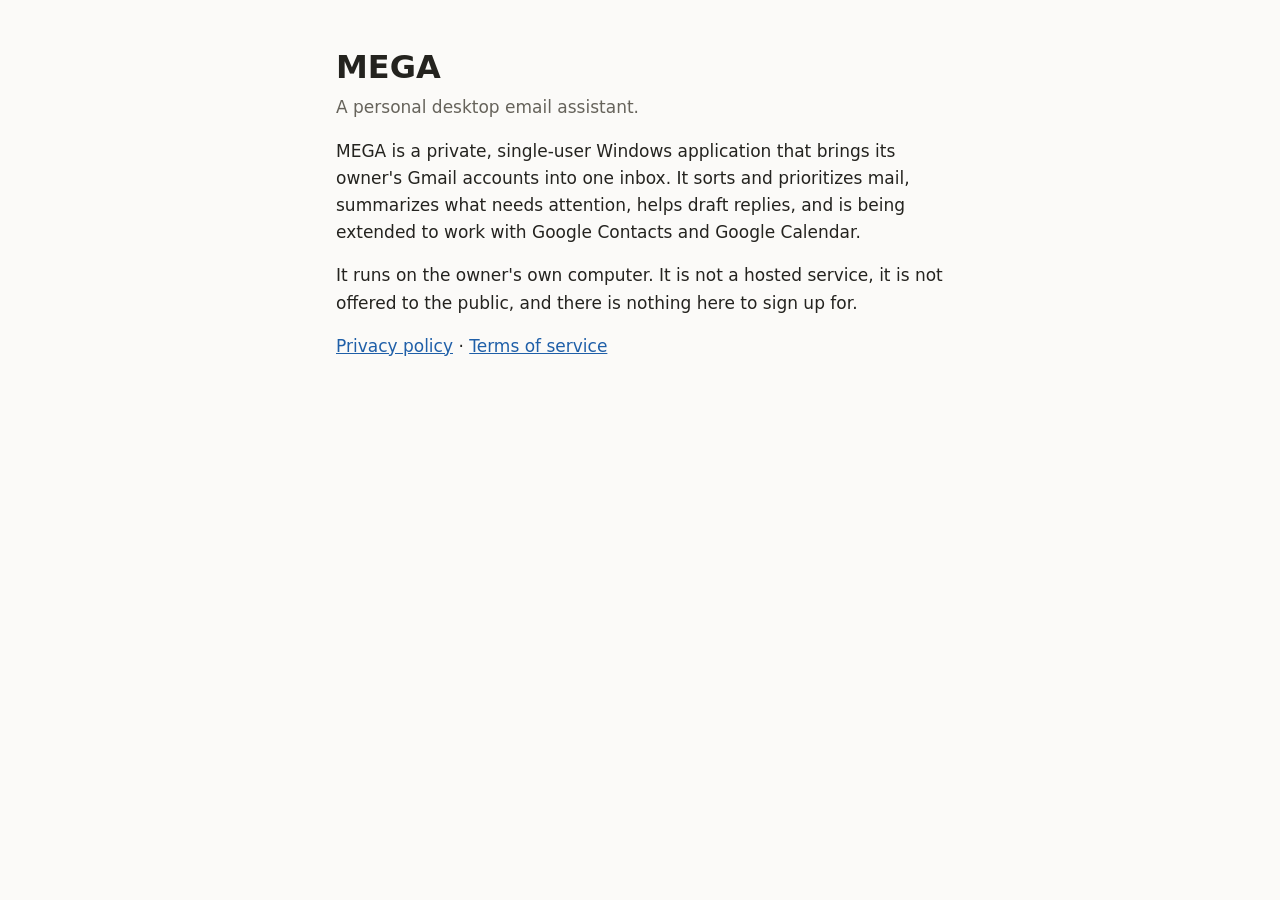
<file: index.html>
<!doctype html>
<html lang="en">
<head>
<meta charset="utf-8">
<meta name="viewport" content="width=device-width, initial-scale=1">
<title>MEGA</title>
<link rel="stylesheet" href="style.css">
</head>
<body>
<main>
  <h1>MEGA</h1>
  <p class="lead">A personal desktop email assistant.</p>
  <p>
    MEGA is a private, single-user Windows application that brings its owner's
    Gmail accounts into one inbox. It sorts and prioritizes mail, summarizes
    what needs attention, helps draft replies, and is being extended to work
    with Google Contacts and Google Calendar.
  </p>
  <p>
    It runs on the owner's own computer. It is not a hosted service, it is not
    offered to the public, and there is nothing here to sign up for.
  </p>
  <p><a href="privacy.html">Privacy policy</a> · <a href="terms.html">Terms of service</a></p>
</main>
</body>
</html>
</file>
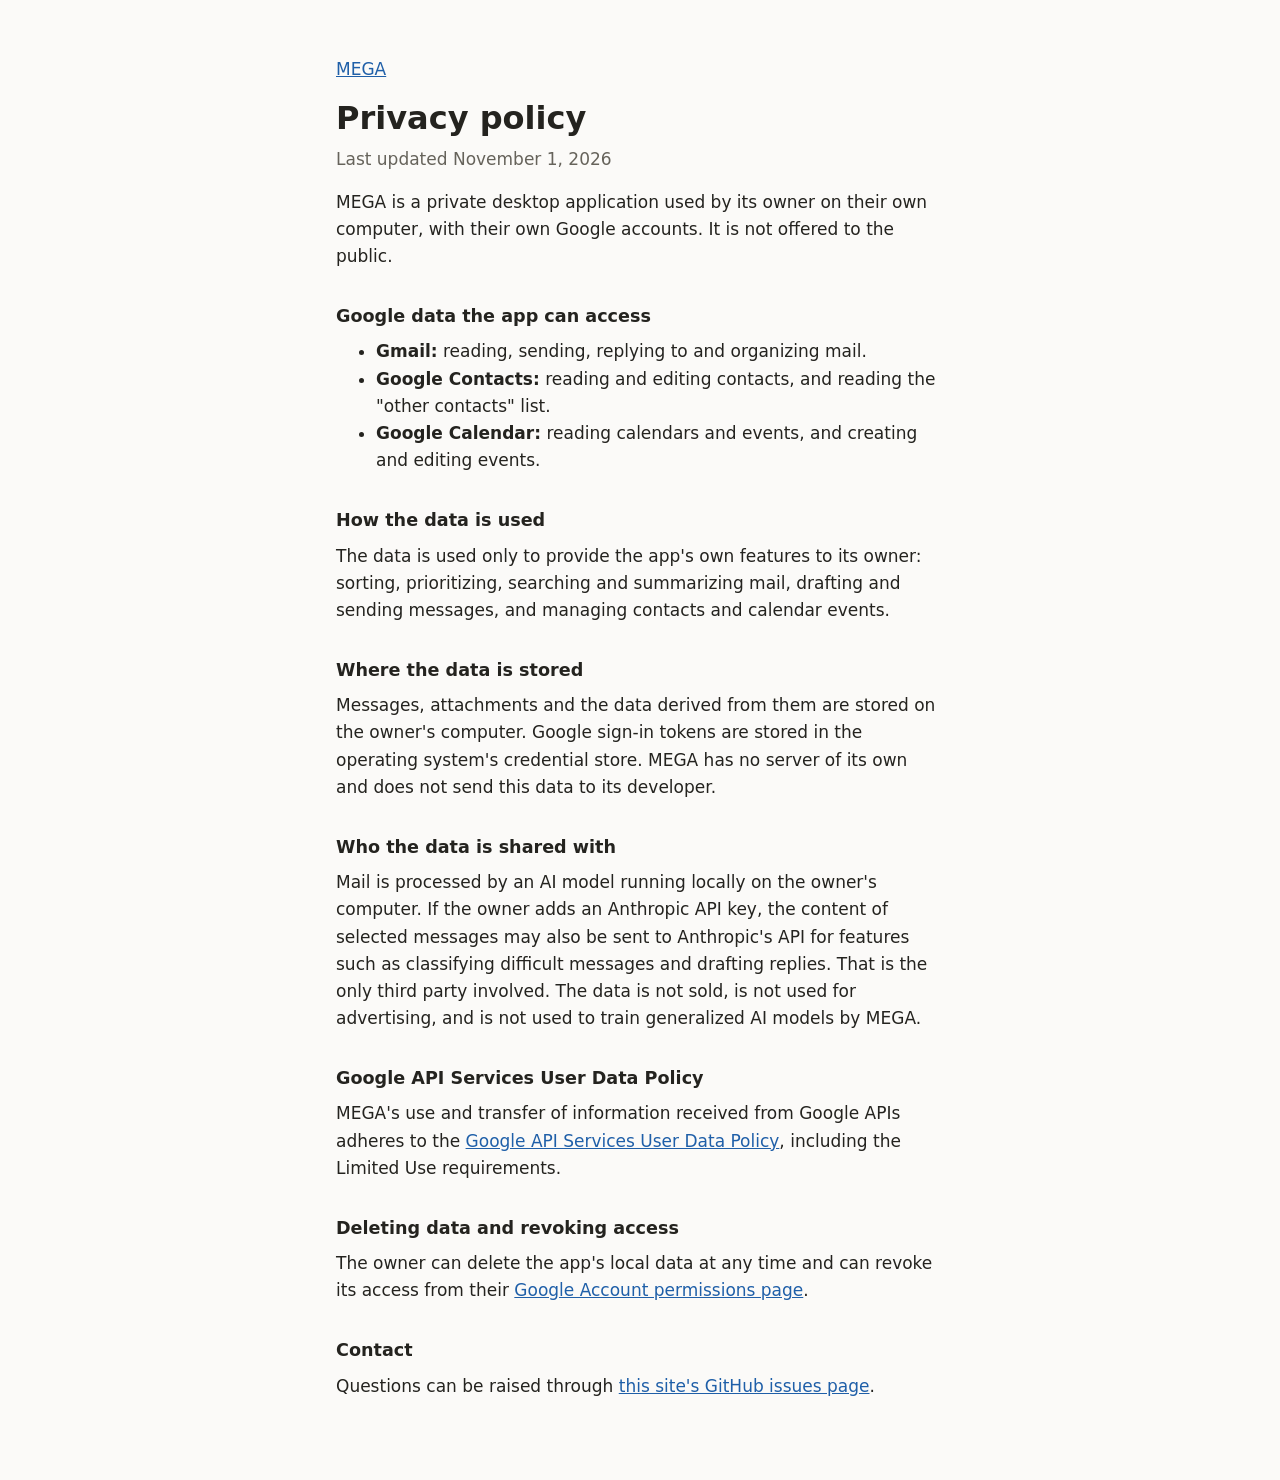
<file: privacy.html>
<!doctype html>
<html lang="en">
<head>
<meta charset="utf-8">
<meta name="viewport" content="width=device-width, initial-scale=1">
<title>MEGA Privacy Policy</title>
<link rel="stylesheet" href="style.css">
</head>
<body>
<main>
  <p><a href="index.html">MEGA</a></p>
  <h1>Privacy policy</h1>
  <p class="lead">Last updated November 1, 2026</p>

  <p>
    MEGA is a private desktop application used by its owner on their own
    computer, with their own Google accounts. It is not offered to the public.
  </p>

  <h2>Google data the app can access</h2>
  <ul>
    <li><strong>Gmail:</strong> reading, sending, replying to and organizing mail.</li>
    <li><strong>Google Contacts:</strong> reading and editing contacts, and reading the "other contacts" list.</li>
    <li><strong>Google Calendar:</strong> reading calendars and events, and creating and editing events.</li>
  </ul>

  <h2>How the data is used</h2>
  <p>
    The data is used only to provide the app's own features to its owner:
    sorting, prioritizing, searching and summarizing mail, drafting and sending
    messages, and managing contacts and calendar events.
  </p>

  <h2>Where the data is stored</h2>
  <p>
    Messages, attachments and the data derived from them are stored on the
    owner's computer. Google sign-in tokens are stored in the operating system's
    credential store. MEGA has no server of its own and does not send this data
    to its developer.
  </p>

  <h2>Who the data is shared with</h2>
  <p>
    Mail is processed by an AI model running locally on the owner's computer.
    If the owner adds an Anthropic API key, the content of selected messages may
    also be sent to Anthropic's API for features such as classifying difficult
    messages and drafting replies. That is the only third party involved. The
    data is not sold, is not used for advertising, and is not used to train
    generalized AI models by MEGA.
  </p>

  <h2>Google API Services User Data Policy</h2>
  <p>
    MEGA's use and transfer of information received from Google APIs adheres to
    the
    <a href="https://developers.google.com/terms/api-services-user-data-policy">Google API Services User Data Policy</a>,
    including the Limited Use requirements.
  </p>

  <h2>Deleting data and revoking access</h2>
  <p>
    The owner can delete the app's local data at any time and can revoke its
    access from their
    <a href="https://myaccount.google.com/permissions">Google Account permissions page</a>.
  </p>

  <h2>Contact</h2>
  <p>
    Questions can be raised through
    <a href="https://github.com/saltcity62/mega-app/issues">this site's GitHub issues page</a>.
  </p>
</main>
</body>
</html>
</file>
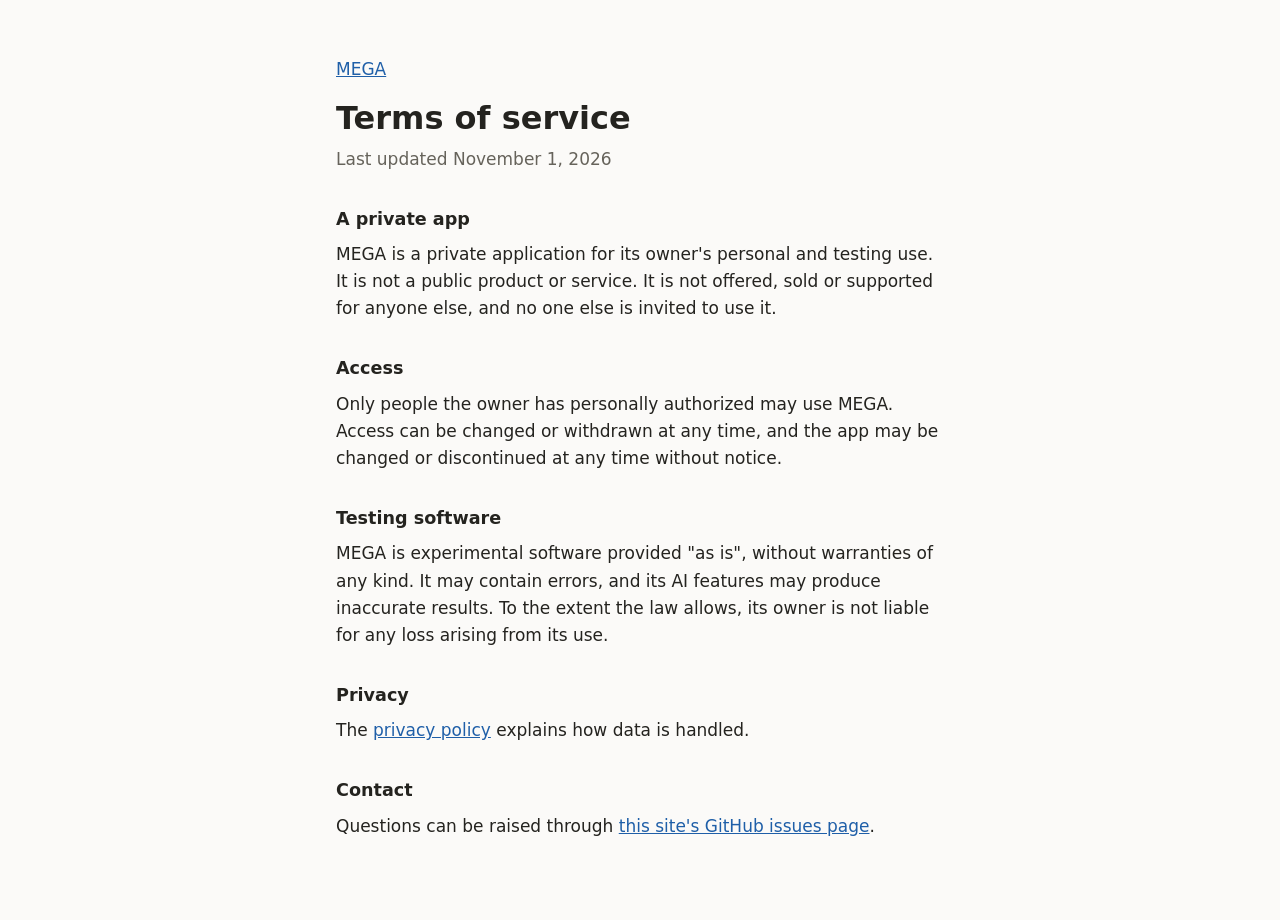
<file: terms.html>
<!doctype html>
<html lang="en">
<head>
<meta charset="utf-8">
<meta name="viewport" content="width=device-width, initial-scale=1">
<title>MEGA Terms of Service</title>
<link rel="stylesheet" href="style.css">
</head>
<body>
<main>
  <p><a href="index.html">MEGA</a></p>
  <h1>Terms of service</h1>
  <p class="lead">Last updated November 1, 2026</p>

  <h2>A private app</h2>
  <p>
    MEGA is a private application for its owner's personal and testing use. It
    is not a public product or service. It is not offered, sold or supported
    for anyone else, and no one else is invited to use it.
  </p>

  <h2>Access</h2>
  <p>
    Only people the owner has personally authorized may use MEGA. Access can be
    changed or withdrawn at any time, and the app may be changed or discontinued
    at any time without notice.
  </p>

  <h2>Testing software</h2>
  <p>
    MEGA is experimental software provided "as is", without warranties of any
    kind. It may contain errors, and its AI features may produce inaccurate
    results. To the extent the law allows, its owner is not liable for any loss
    arising from its use.
  </p>

  <h2>Privacy</h2>
  <p>
    The <a href="privacy.html">privacy policy</a> explains how data is handled.
  </p>

  <h2>Contact</h2>
  <p>
    Questions can be raised through
    <a href="https://github.com/saltcity62/mega-app/issues">this site's GitHub issues page</a>.
  </p>
</main>
</body>
</html>
</file>
<file: style.css>
:root {
  color-scheme: light dark;
  --bg: #fbfaf8;
  --text: #24231f;
  --muted: #66635b;
  --link: #1f5fa8;
}

@media (prefers-color-scheme: dark) {
  :root {
    --bg: #1b1b19;
    --text: #e9e7e1;
    --muted: #a5a299;
    --link: #8ab8ec;
  }
}

body {
  margin: 0;
  background: var(--bg);
  color: var(--text);
  font: 17px/1.6 system-ui, -apple-system, "Segoe UI", Roboto, sans-serif;
}

main {
  max-width: 38rem;
  margin: 0 auto;
  padding: 3rem 16px 4rem;
}

h1 { margin: 0 0 .25rem; font-size: 2rem; line-height: 1.2; }
h2 { margin: 2rem 0 .25rem; font-size: 1.1rem; }
p, ul { margin: .5rem 0 1rem; }
a { color: var(--link); }
.lead { color: var(--muted); }
</file>
